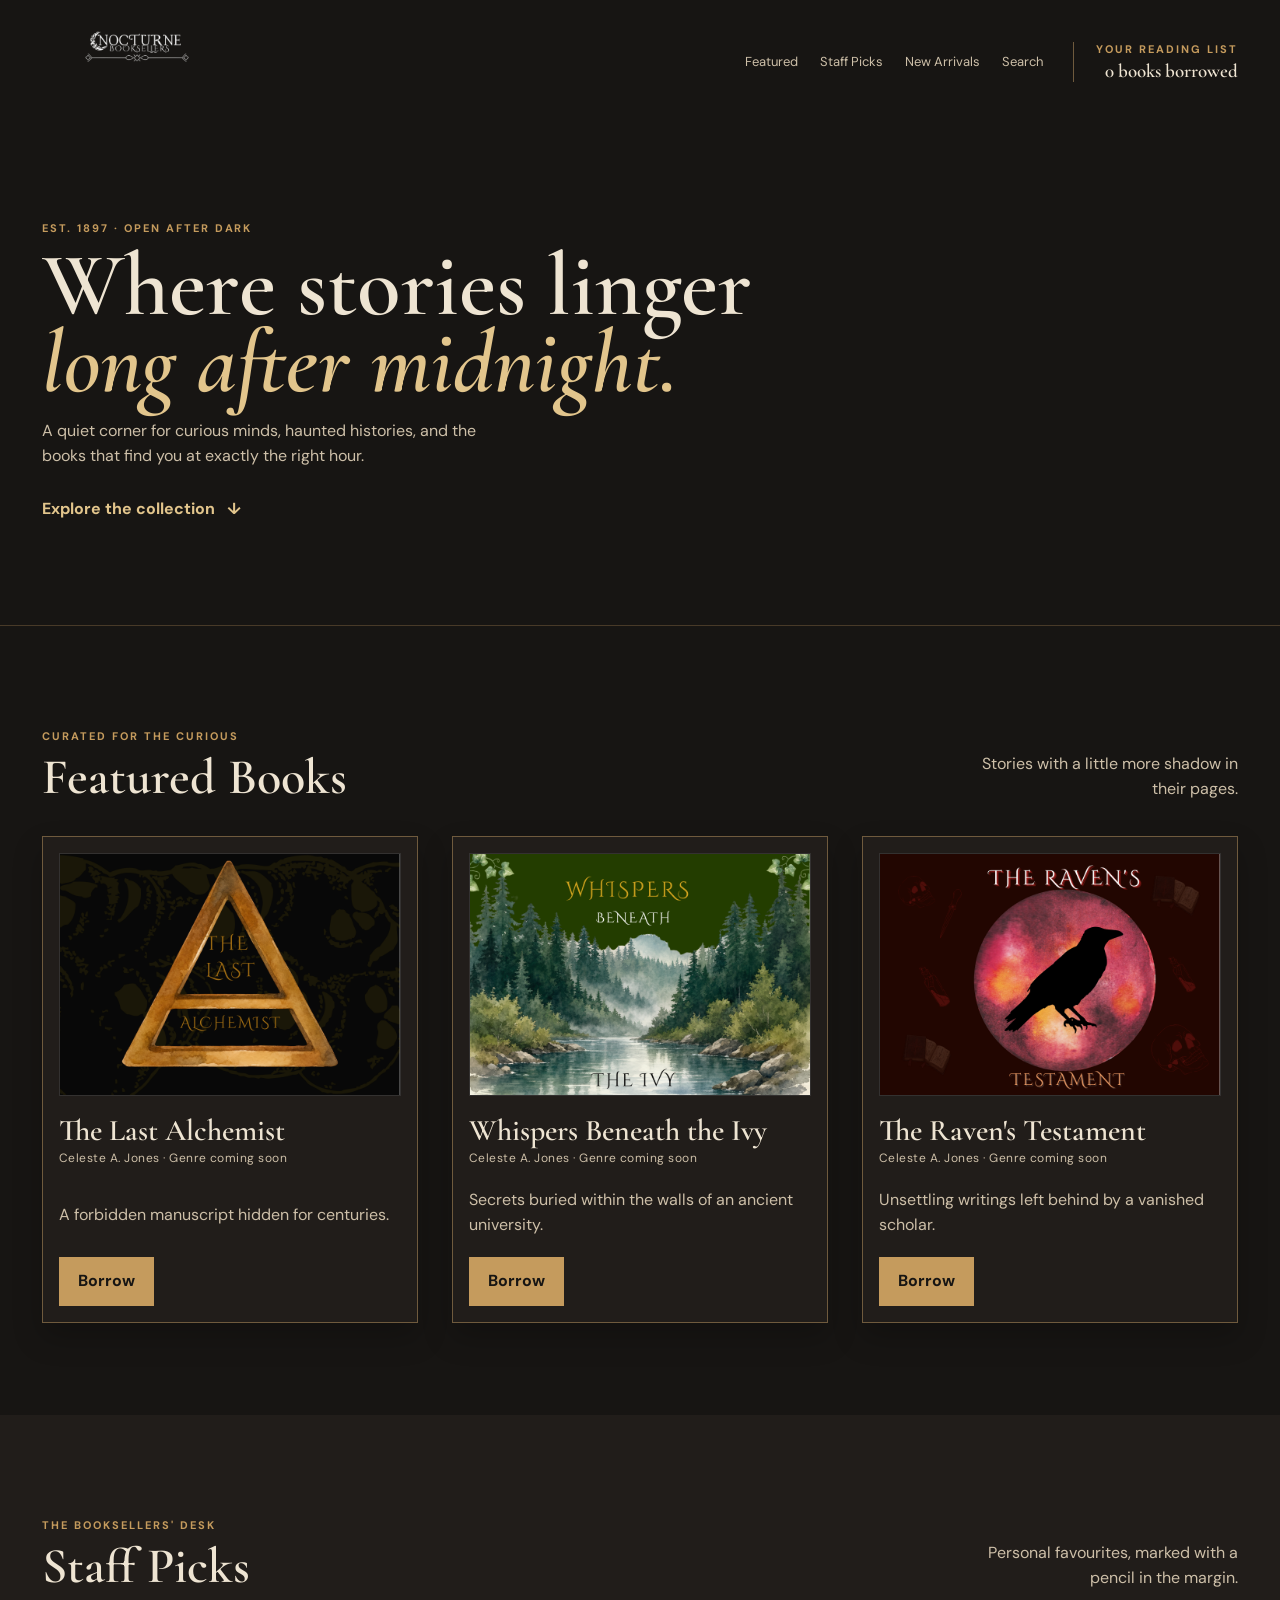
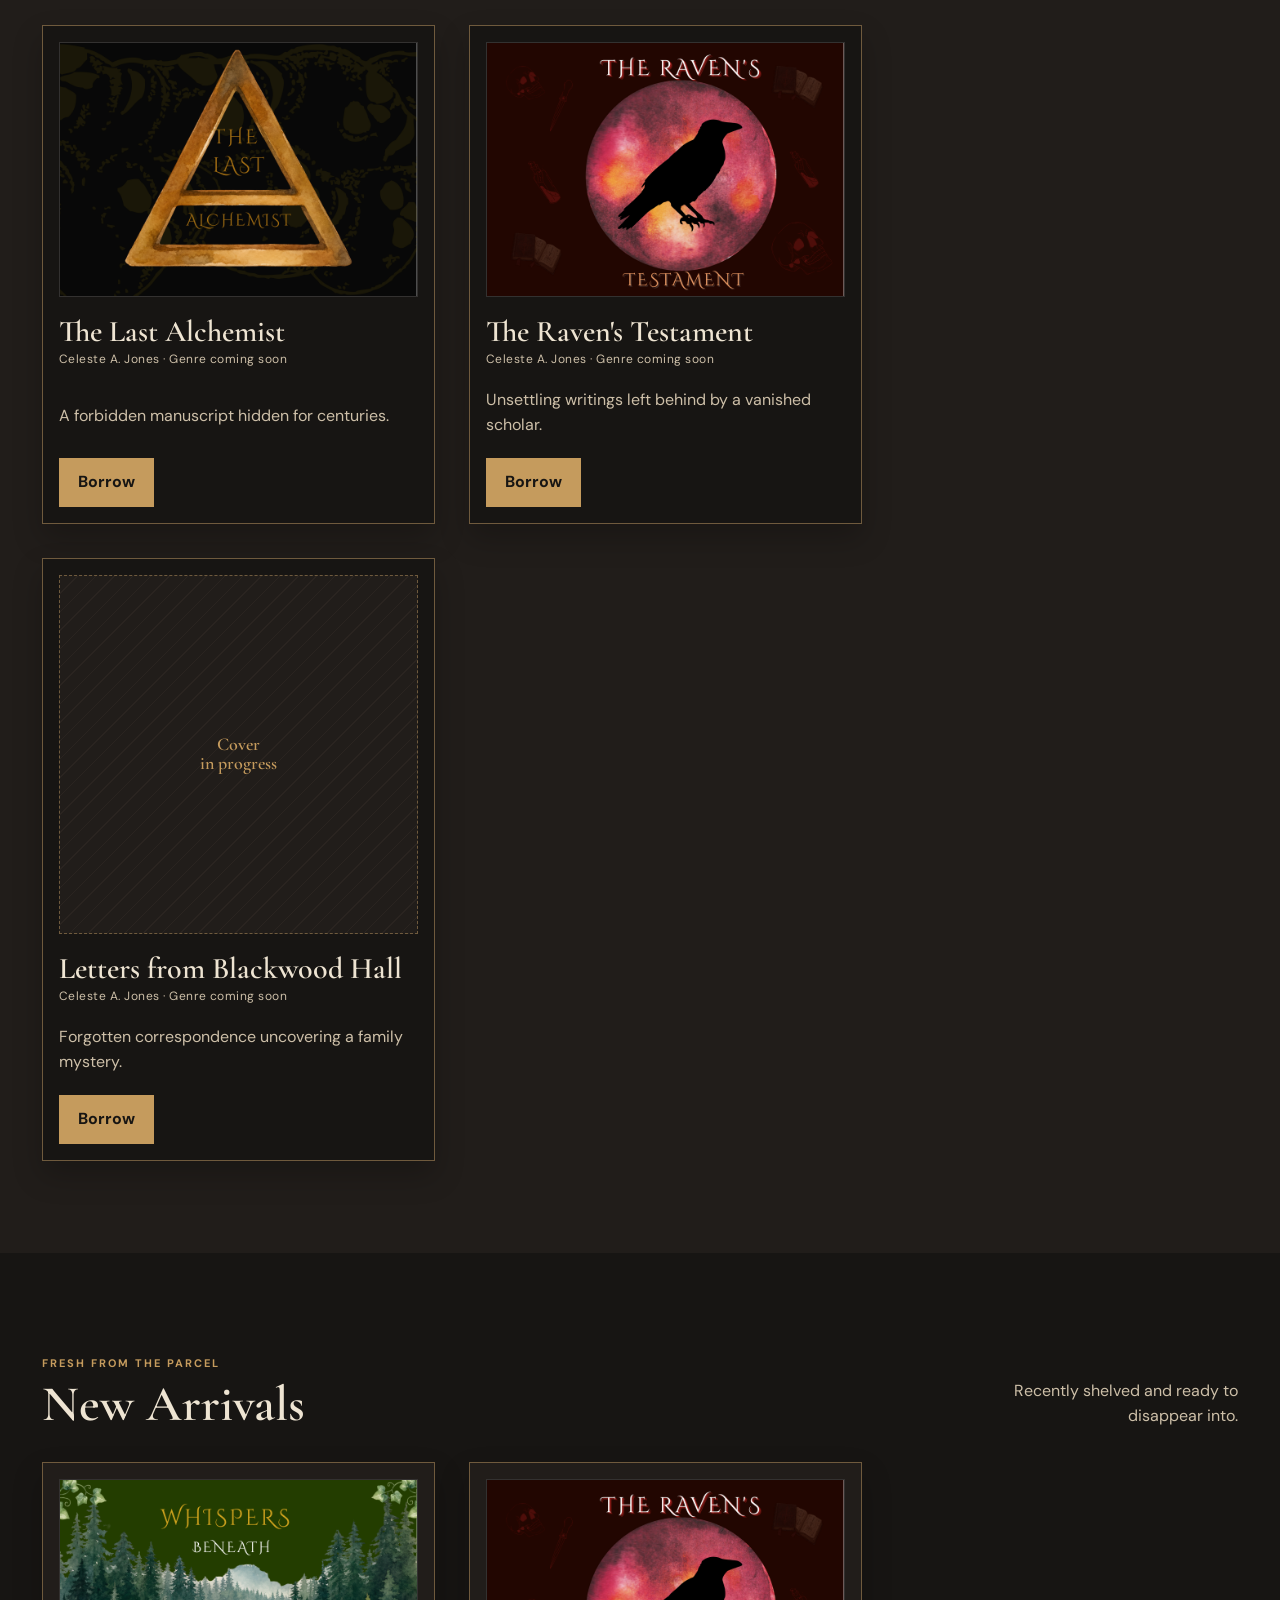
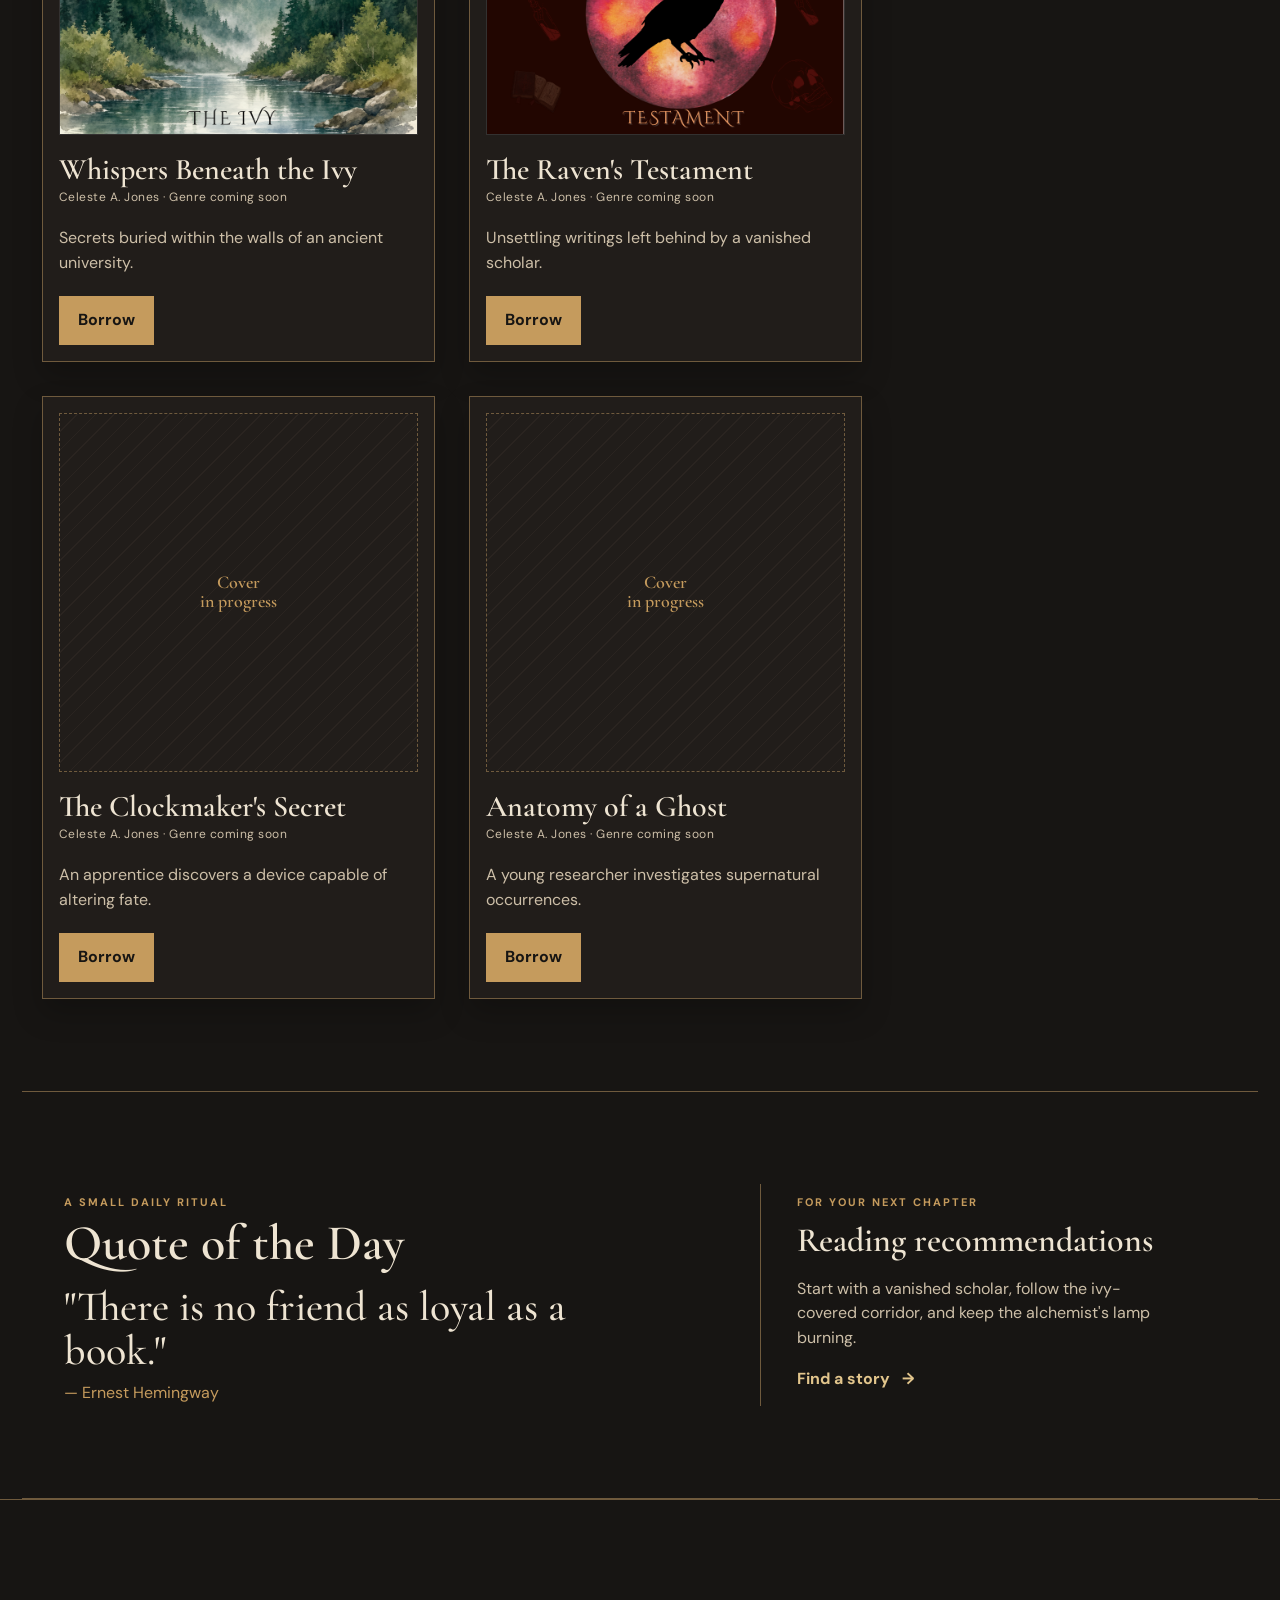
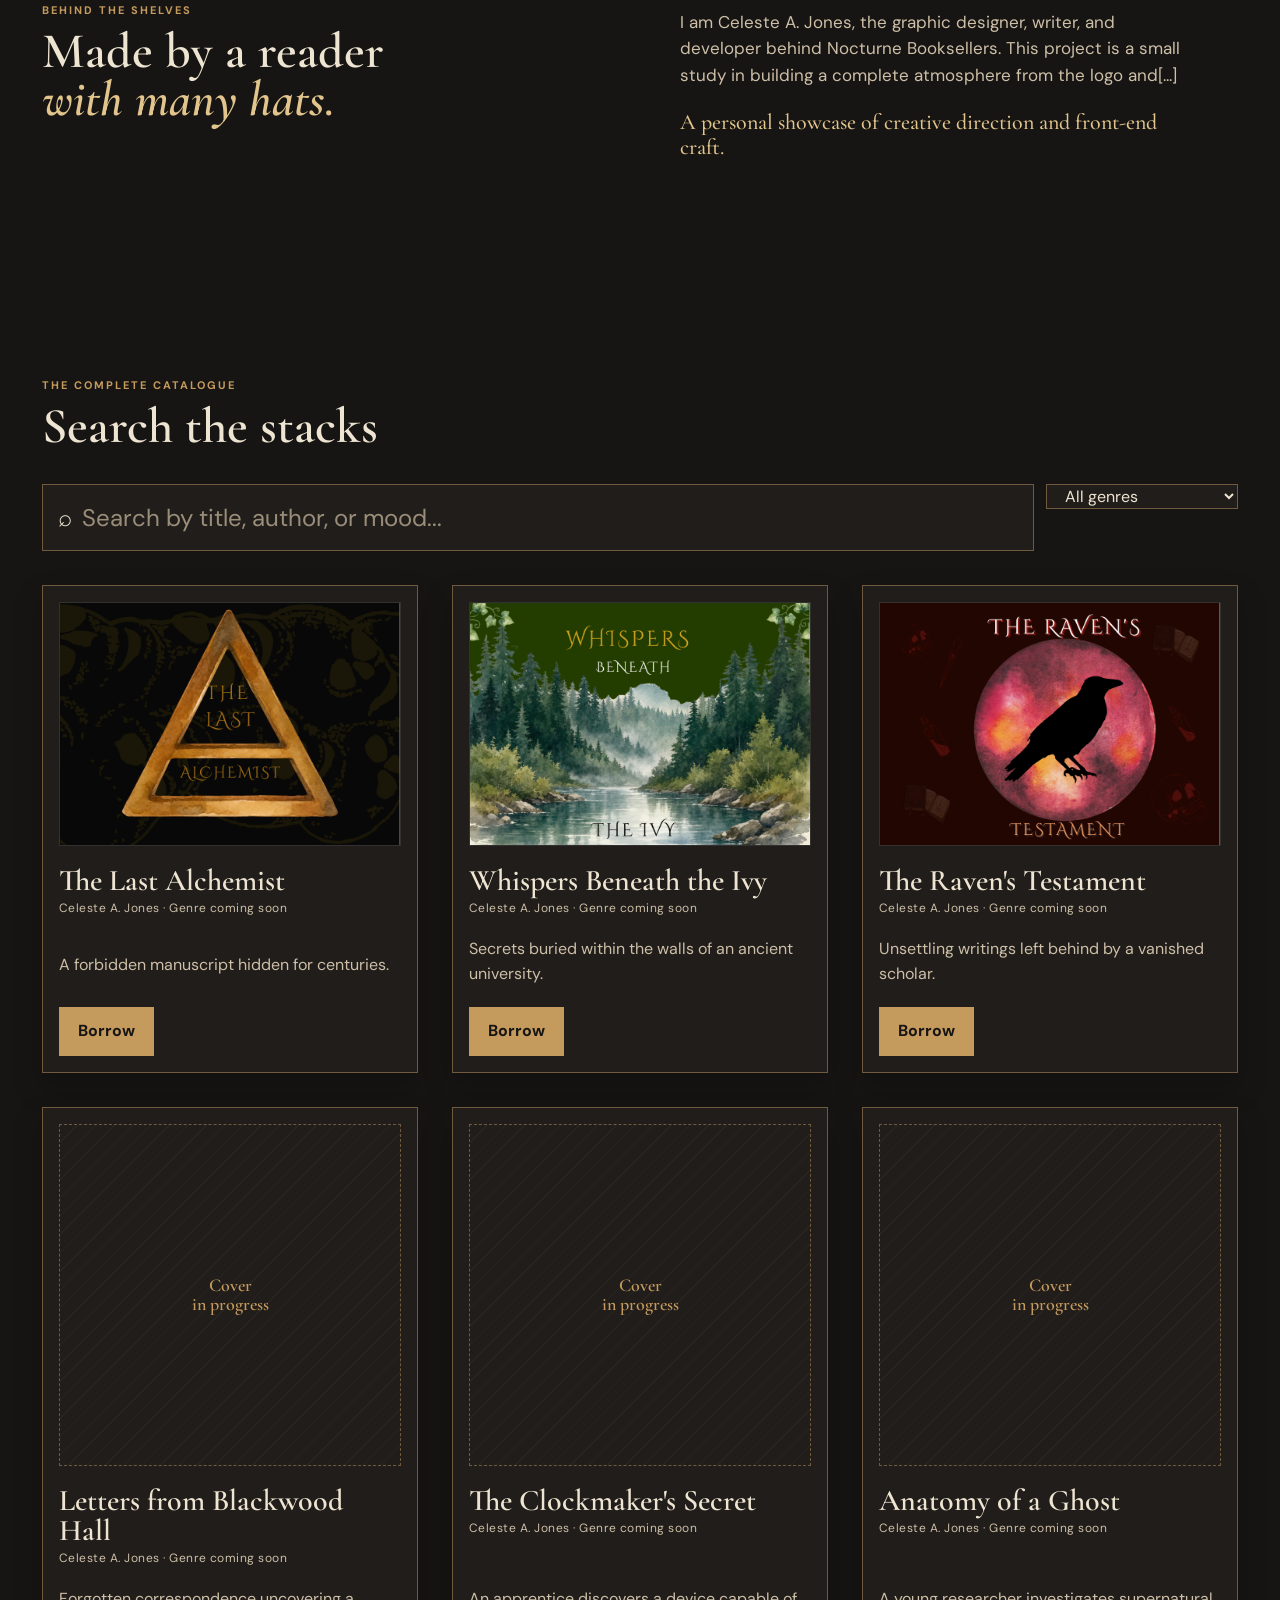
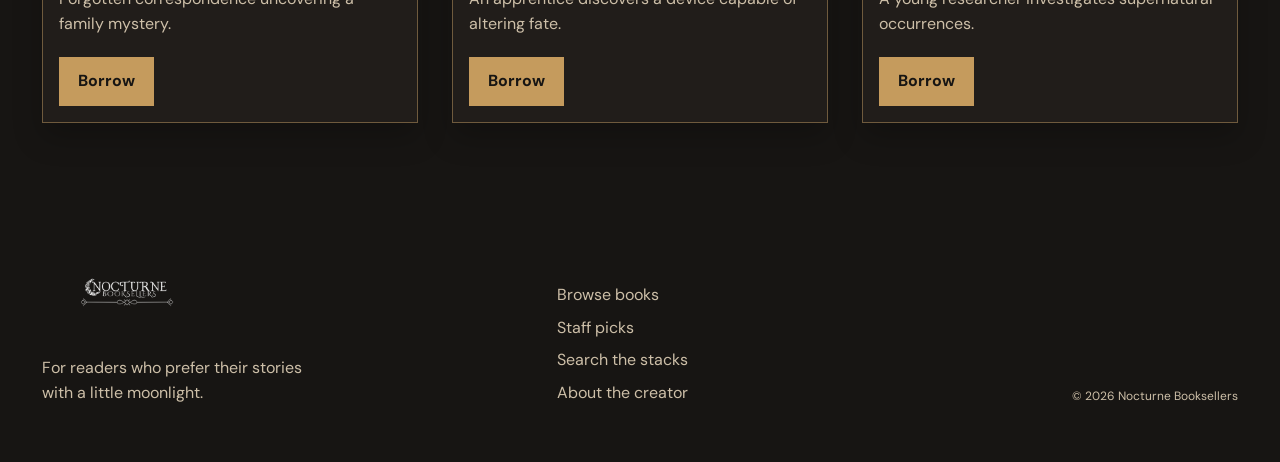
<file: index.html>
<!DOCTYPE html>
<html lang="en">
<head>
    <meta charset="UTF-8">
    <meta name="viewport" content="width=device-width, initial-scale=1.0">
    <meta http-equiv="refresh" content="0; url=TEST%20DRIVE.html">
    <title>Nocturne Booksellers</title>
</head>
<body>
    <p>Opening Nocturne Booksellers...</p>
    <script>window.location.replace("TEST DRIVE.html");</script>
</body>
</html>
</file>
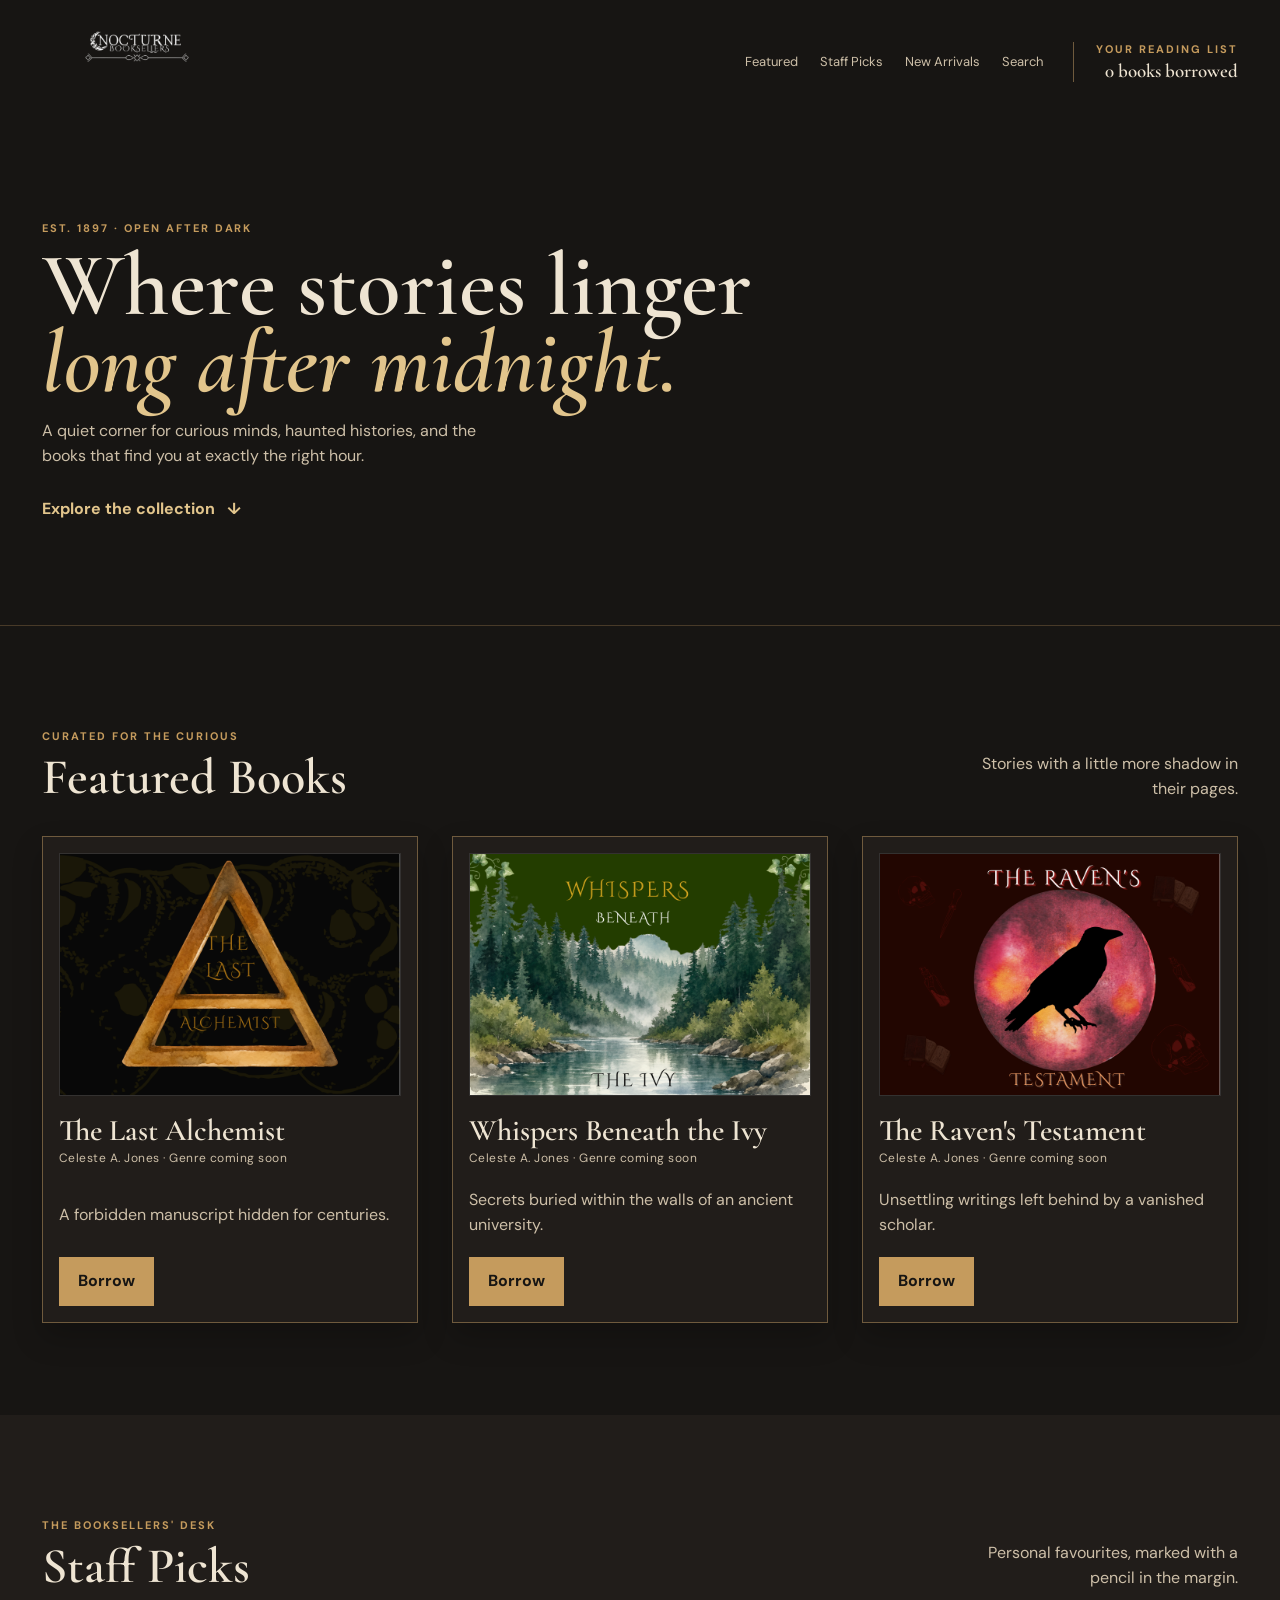
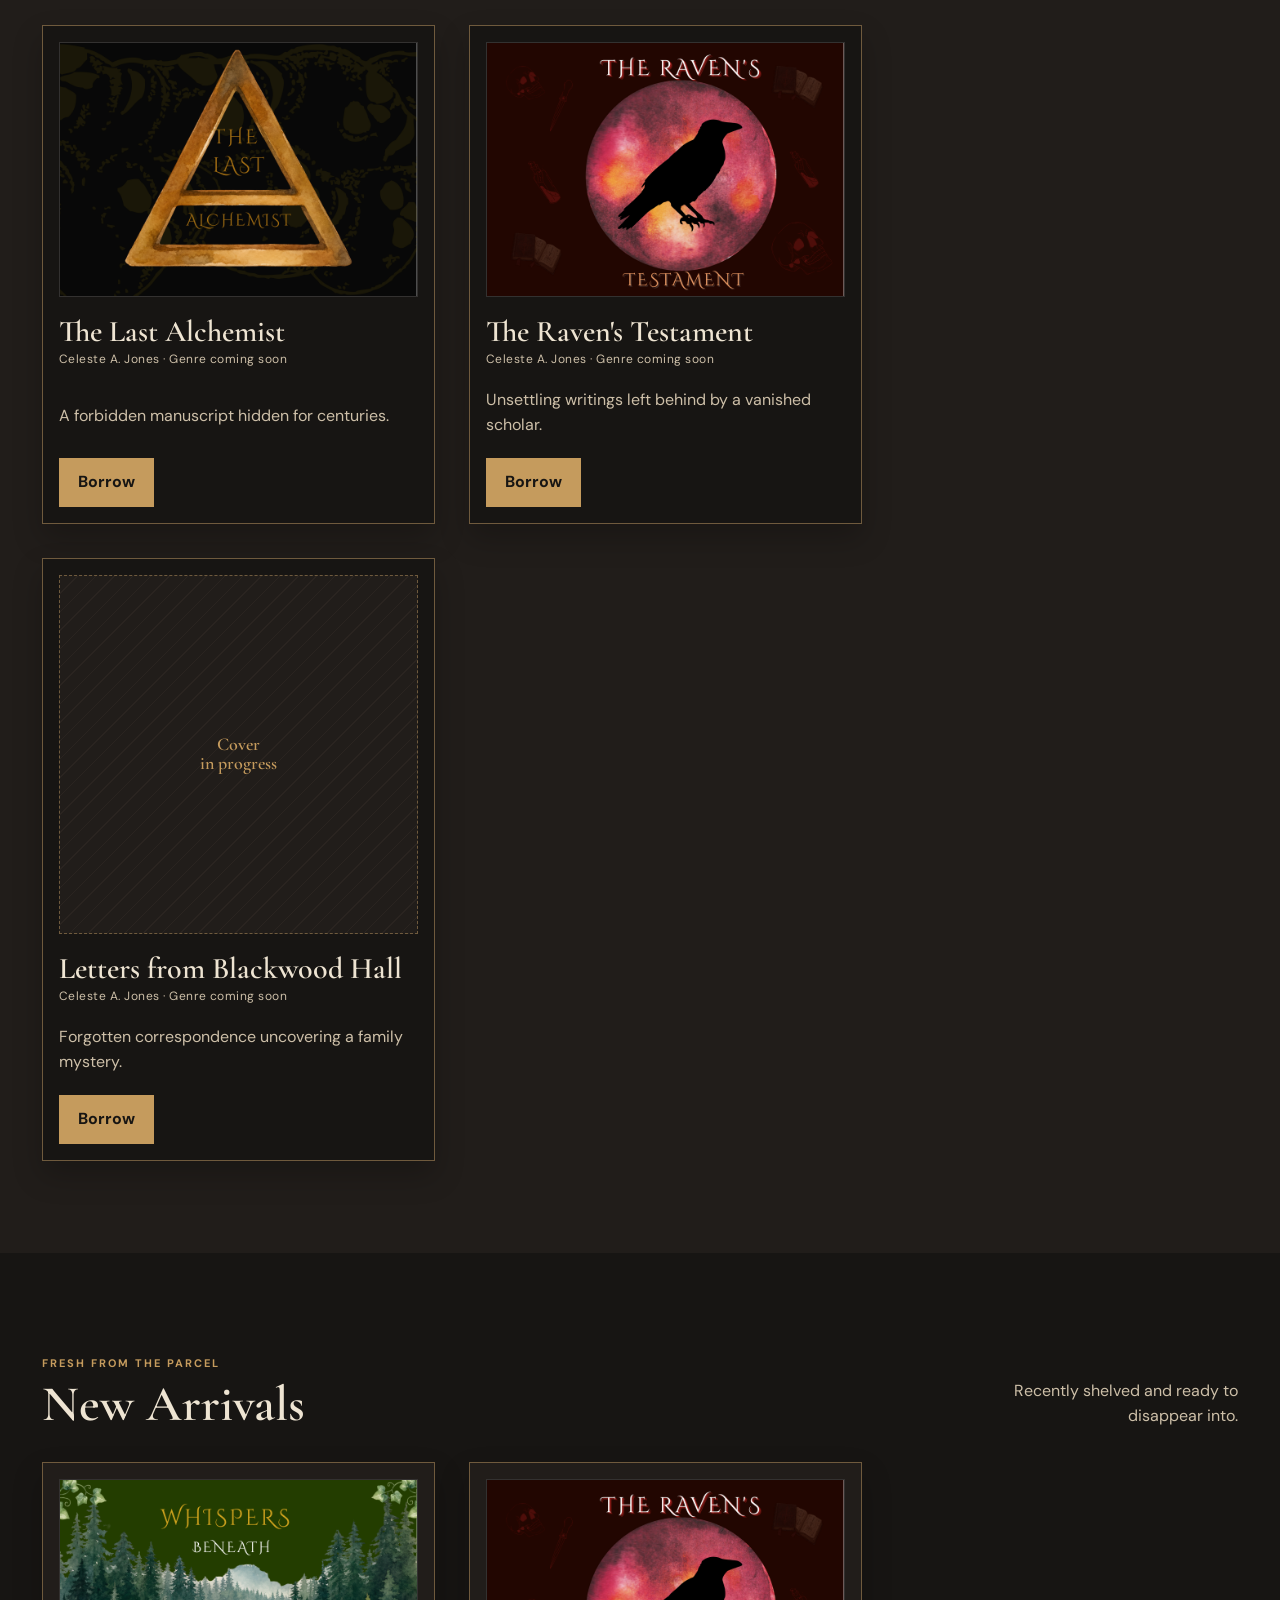
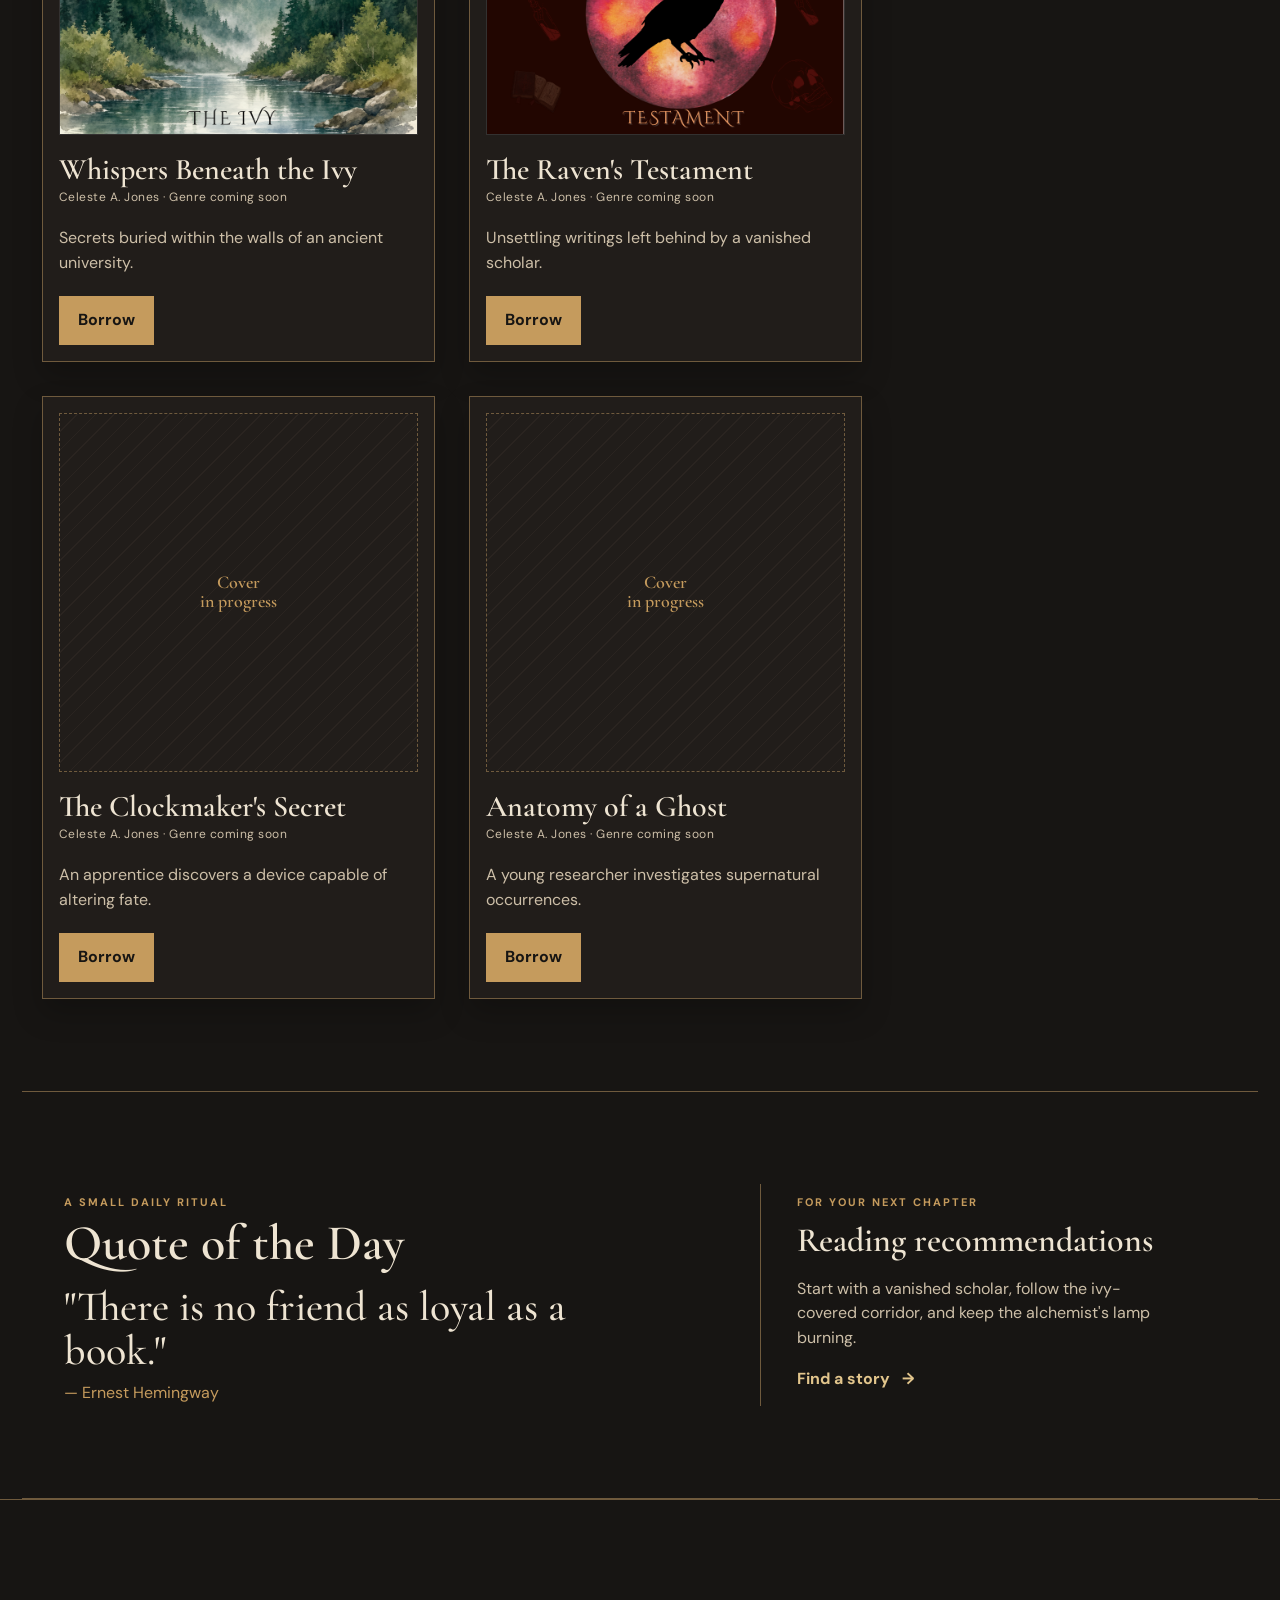
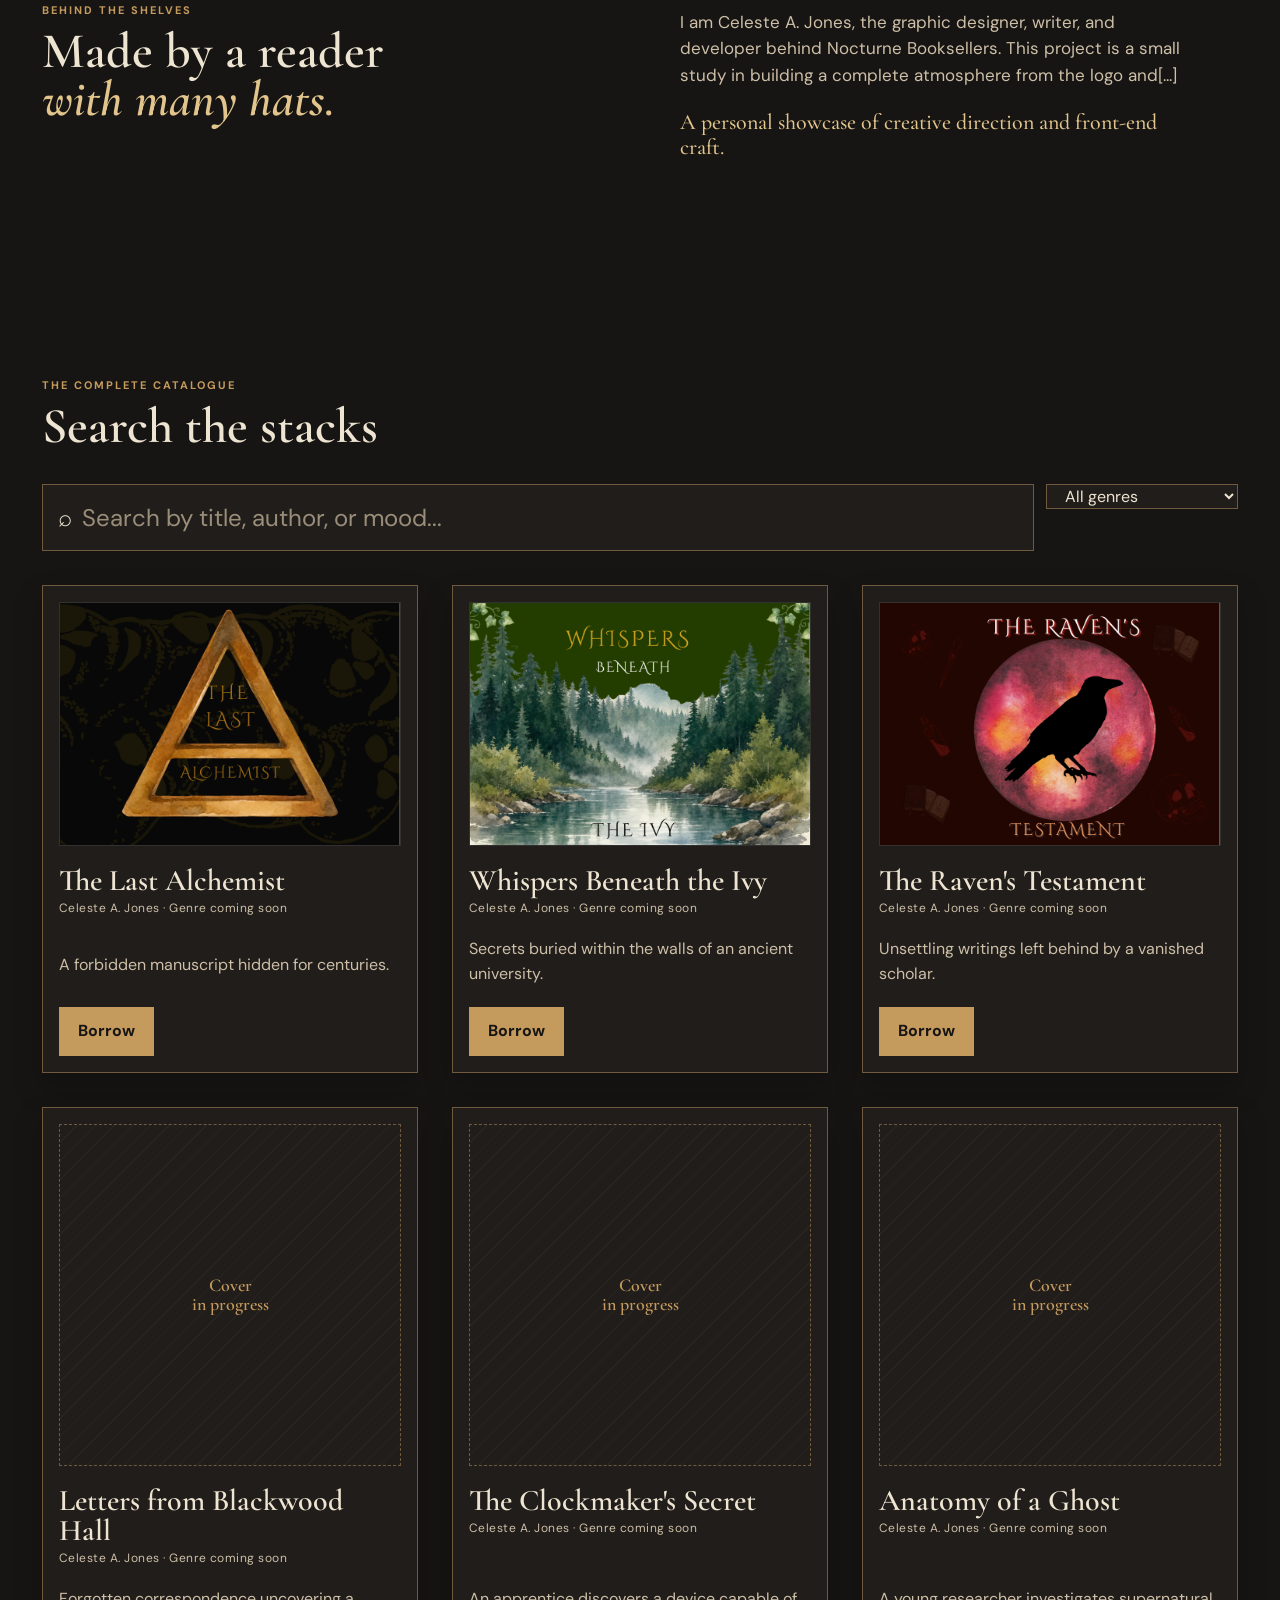
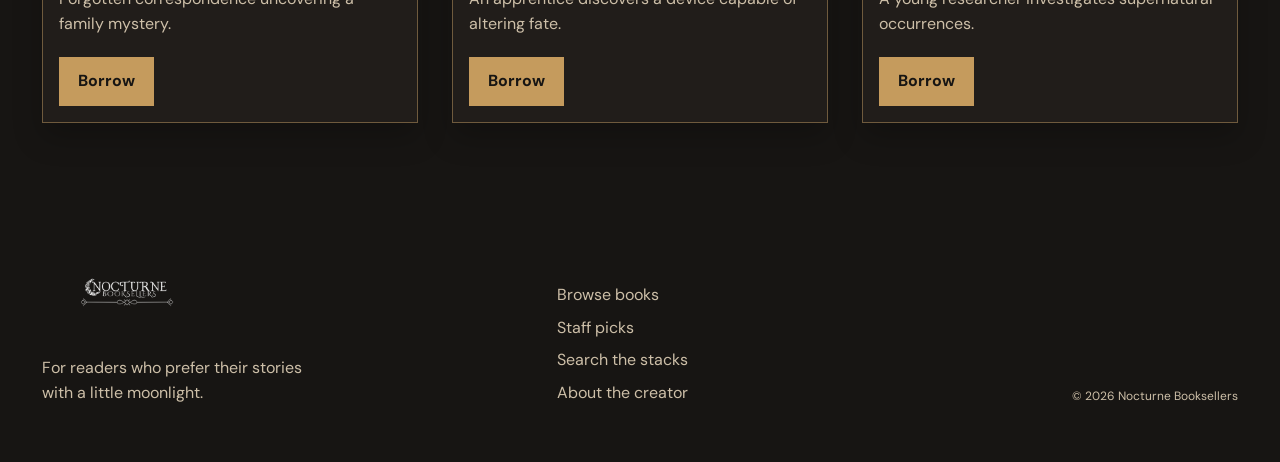
<file: TEST DRIVE.html>
<!DOCTYPE html>
<html lang="en">
<head>
    <meta charset="UTF-8">
    <meta name="viewport" content="width=device-width, initial-scale=1.0">
    <meta name="description" content="Nocturne Booksellers - a midnight collection of strange and beautiful stories.">
    <title>Nocturne Booksellers</title>
    <link rel="icon" type="image/png" href="images/logo.png.png">
    <link rel="stylesheet" href="style.css">
</head>
<body>
    <div class="page-loader" aria-hidden="true">
        <span class="loader-mark">✦</span>
        <span>Opening the stacks</span>
    </div>

    <header class="site-header">
        <div class="header-top">
            <a class="brand" href="#top" aria-label="Nocturne Booksellers home">
                <img src="images/logo.png.png" alt="Nocturne Booksellers Logo">
            </a>
            <nav class="site-nav" aria-label="Main navigation">
                <a href="#featured">Featured</a>
                <a href="#staff-picks">Staff Picks</a>
                <a href="#new-arrivals">New Arrivals</a>
                <a href="#search">Search</a>
            </nav>
            <div class="borrow-status" aria-live="polite">
                <span class="status-label">Your reading list</span>
                <strong id="borrow-count">0 books borrowed</strong>
            </div>
        </div>
        <div class="hero" id="top">
            <p class="eyebrow">Est. 1897 · Open after dark</p>
            <h1>Where stories linger<br><em>long after midnight.</em></h1>
            <p class="hero-copy">A quiet corner for curious minds, haunted histories, and the books that find you at exactly the right hour.</p>
            <a class="text-link" href="#featured">Explore the collection <span aria-hidden="true">↓</span></a>
        </div>
    </header>

    <main>
        <section class="collection-section" id="featured">
            <div class="section-heading">
                <div>
                    <p class="eyebrow">Curated for the curious</p>
                    <h2>Featured Books</h2>
                </div>
                <p class="section-note">Stories with a little more shadow in their pages.</p>
            </div>
            <div class="book-container" id="featured-books"></div>
        </section>

        <section class="collection-section alternate" id="staff-picks">
            <div class="section-heading">
                <div>
                    <p class="eyebrow">The booksellers' desk</p>
                    <h2>Staff Picks</h2>
                </div>
                <p class="section-note">Personal favourites, marked with a pencil in the margin.</p>
            </div>
            <div class="book-container compact" id="staff-books"></div>
        </section>

        <section class="collection-section" id="new-arrivals">
            <div class="section-heading">
                <div>
                    <p class="eyebrow">Fresh from the parcel</p>
                    <h2>New Arrivals</h2>
                </div>
                <p class="section-note">Recently shelved and ready to disappear into.</p>
            </div>
            <div class="book-container compact" id="new-books"></div>
        </section>

        <section class="discovery-panel" aria-labelledby="discovery-title">
            <div>
                <p class="eyebrow">A small daily ritual</p>
                <h2 id="discovery-title">Quote of the Day</h2>
                <blockquote>"There is no friend as loyal as a book."</blockquote>
                <cite>— Ernest Hemingway</cite>
            </div>
            <div class="recommendation">
                <p class="eyebrow">For your next chapter</p>
                <h3>Reading recommendations</h3>
                <p>Start with a vanished scholar, follow the ivy-covered corridor, and keep the alchemist's lamp burning.</p>
                <a class="text-link" href="#featured">Find a story <span aria-hidden="true">→</span></a>
            </div>
        </section>

        <section class="about-section" id="about" aria-labelledby="about-title">
            <div>
                <p class="eyebrow">Behind the shelves</p>
                <h2 id="about-title">Made by a reader<br><em>with many hats.</em></h2>
            </div>
            <div>
                <p>I am Celeste A. Jones, the graphic designer, writer, and developer behind Nocturne Booksellers. This project is a small study in building a complete atmosphere from the logo and[...]
                <p class="about-note">A personal showcase of creative direction and front-end craft.</p>
            </div>
        </section>

        <section class="search-section" id="search">
            <div class="section-heading">
                <div>
                    <p class="eyebrow">The complete catalogue</p>
                    <h2>Search the stacks</h2>
                </div>
            </div>
            <div class="catalogue-tools">
                <label class="search-field">
                    <span aria-hidden="true">⌕</span>
                    <span class="sr-only">Search books</span>
                    <input id="search-input" type="search" placeholder="Search by title, author, or mood...">
                </label>
                <label class="filter-field">
                    <span class="sr-only">Filter by genre</span>
                    <select id="genre-filter">
                        <option value="all">All genres</option>
                    </select>
                </label>
            </div>
            <div class="book-container" id="search-results"></div>
            <p class="empty-state" id="empty-state" hidden>No books found in these stacks. Try another search.</p>
        </section>
    </main>

    <div class="modal-backdrop" id="book-modal" hidden>
        <div class="book-modal" role="dialog" aria-modal="true" aria-labelledby="modal-title">
            <button class="modal-close" type="button" aria-label="Close book details">×</button>
            <div class="modal-content" id="modal-content"></div>
        </div>
    </div>

    <footer class="site-footer">
        <div>
            <img src="images/logo.png.png" alt="Nocturne Booksellers">
            <p>For readers who prefer their stories<br>with a little moonlight.</p>
        </div>
        <div class="footer-links">
            <a href="#featured">Browse books</a>
            <a href="#staff-picks">Staff picks</a>
            <a href="#search">Search the stacks</a>
            <a href="#about">About the creator</a>
        </div>
        <p class="copyright">© 2026 Nocturne Booksellers</p>
    </footer>
    <script src="script.js"></script>
</body>
</html>
</file>
<file: style.css>
@import url('https://fonts.googleapis.com/css2?family=Cormorant+Garamond:wght@400;500;600;700&family=DM+Sans:wght@400;500;700&display=swap');

:root {
    --ink: #171513;
    --paper: #eee4d2;
    --paper-muted: #cdbfa8;
    --panel: #211d1a;
    --panel-light: #2a2420;
    --line: #6f5a3d;
    --gold: #c59b5d;
    --gold-light: #e2c58c;
    --serif: 'Cormorant Garamond', Georgia, serif;
    --sans: 'DM Sans', sans-serif;
}

* { box-sizing: border-box; }
html { scroll-behavior: smooth; }
body {
    margin: 0;
    background: var(--ink);
    color: var(--paper);
    font-family: var(--sans);
    line-height: 1.55;
}
a { color: inherit; text-decoration: none; }
button, input, select { font: inherit; }
.sr-only { position: absolute; width: 1px; height: 1px; padding: 0; margin: -1px; overflow: hidden; clip: rect(0, 0, 0, 0); white-space: nowrap; border: 0; }

.page-loader {
    position: fixed; inset: 0; z-index: 20; display: grid; place-content: center; gap: 10px;
    background: var(--ink); color: var(--gold-light); font: 600 14px var(--sans); letter-spacing: .12em; text-transform: uppercase;
    animation: dismiss-loader .9s ease 1.1s forwards; pointer-events: none;
}
.loader-mark { display: block; text-align: center; font-size: 28px; animation: pulse 1s ease-in-out infinite; }
@keyframes dismiss-loader { to { opacity: 0; visibility: hidden; } }
@keyframes pulse { 50% { transform: scale(1.35) rotate(45deg); opacity: .45; } }

.site-header { border-bottom: 1px solid rgba(197,155,93,.28); }
.header-top, .hero, main, .site-footer { max-width: 1440px; margin: 0 auto; }
.header-top { display: flex; align-items: center; justify-content: space-between; padding: 24px 42px; }
.brand img { display: block; width: 190px; height: 76px; object-fit: cover; object-position: center; filter: brightness(0) invert(1); }
.site-nav { display: flex; gap: 22px; margin-left: auto; margin-right: 30px; color: var(--paper-muted); font-size: 13px; }
.site-nav a { transition: color .2s ease; }
.site-nav a:hover { color: var(--gold-light); }
.borrow-status { border-left: 1px solid var(--line); padding-left: 22px; text-align: right; }
.status-label, .eyebrow { display: block; color: var(--gold); font: 700 11px var(--sans); letter-spacing: .18em; text-transform: uppercase; }
.borrow-status strong { display: block; margin-top: 3px; font: 600 19px var(--serif); }
.hero { padding: 86px 42px 104px; }
.hero h1 { max-width: 760px; margin: 12px 0 18px; font: 600 clamp(52px, 7vw, 100px)/.86 var(--serif); letter-spacing: 0; }
.hero h1 em { color: var(--gold-light); font-style: italic; }
.hero-copy { max-width: 470px; margin: 0 0 28px; color: var(--paper-muted); font-size: 16px; }
.text-link { display: inline-flex; gap: 12px; align-items: center; color: var(--gold-light); font-weight: 700; }
.text-link span { transition: transform .2s ease; }
.text-link:hover span { transform: translateY(3px); }

.collection-section, .search-section { padding: 92px 42px; }
.alternate { background: var(--panel); max-width: none; padding-left: max(42px, calc((100% - 1236px) / 2)); padding-right: max(42px, calc((100% - 1236px) / 2)); }
.section-heading { display: flex; align-items: end; justify-content: space-between; gap: 30px; max-width: 1236px; margin: 0 auto 34px; }
h2 { margin: 5px 0 0; font: 600 50px/.95 var(--serif); }
.section-note { max-width: 260px; margin: 0; color: var(--paper-muted); text-align: right; }
.book-container { display: grid; grid-template-columns: repeat(3, minmax(0, 1fr)); gap: 34px; max-width: 1360px; margin: 0 auto; }
.book-container.compact { grid-template-columns: repeat(2, minmax(0, 1fr)); max-width: 820px; margin-left: 0; }
.book-card { display: flex; flex-direction: column; min-width: 0; padding: 16px; border: 1px solid var(--line); background: var(--panel); box-shadow: 0 14px 28px rgba(0,0,0,.22); transition: transform .3s ease, border-color .3s ease, box-shadow .3s ease; animation: rise-in .6s both; }
.alternate .book-card { background: var(--ink); }
.book-card:hover { transform: translateY(-8px); border-color: var(--gold); box-shadow: 0 20px 38px rgba(0,0,0,.4); }
.book-card img { display: block; width: 100%; height: auto; object-fit: contain; background: #171513; border: 1px solid rgba(255,255,255,.12); }
.cover-placeholder { display: grid; place-items: center; width: 100%; aspect-ratio: 1 / 1; border: 1px dashed var(--line); background: repeating-linear-gradient(135deg, var(--panel), var(--panel) 12px, var(--panel-light) 12px, var(--panel-light) 13px); color: var(--gold); text-align: center; font: 600 18px/1.05 var(--serif); }
.book-card h3 { margin: 20px 0 3px; font: 600 30px/1 var(--serif); }
.book-meta { margin: 0 0 12px; color: var(--gold-light); font-size: 12px; letter-spacing: .04em; }
.book-card p { flex: 1; margin: 0 0 20px; color: var(--paper-muted); }
.borrow-button { align-self: flex-start; padding: 11px 18px; border: 1px solid var(--gold); background: var(--gold); color: var(--ink); cursor: pointer; font-weight: 700; transition: background .2s ease, color .2s ease, transform .2s ease; }
.borrow-button:hover { background: transparent; color: var(--gold-light); transform: translateY(-2px); }
.borrow-button.borrowed { border-color: #8eaa83; background: #8eaa83; color: var(--ink); cursor: default; }
@keyframes rise-in { from { opacity: 0; transform: translateY(16px); } to { opacity: 1; transform: translateY(0); } }

.discovery-panel { display: grid; grid-template-columns: 1.15fr .85fr; gap: 80px; max-width: 1236px; margin: 0 auto; padding: 92px 42px; border-top: 1px solid var(--line); border-bottom: 1px solid var(--line); }
blockquote { max-width: 600px; margin: 18px 0 8px; font: 500 42px/1.05 var(--serif); }
cite { color: var(--gold); font-style: normal; }
.recommendation { padding-left: 36px; border-left: 1px solid var(--line); }
.recommendation h3 { margin: 8px 0; font: 600 34px var(--serif); }
.recommendation p:not(.eyebrow) { max-width: 360px; color: var(--paper-muted); }
.about-section { display: grid; grid-template-columns: 1fr 1fr; gap: 80px; padding: 92px 42px; border-top: 1px solid var(--line); }
.about-section h2 em { color: var(--gold-light); font-style: italic; }
.about-section > div:last-child { max-width: 520px; color: var(--paper-muted); font-size: 17px; }
.about-note { color: var(--gold-light); font: 500 22px/1.15 var(--serif); }
.catalogue-tools { display: flex; gap: 12px; max-width: 1236px; margin: 0 auto 34px; }
.search-field, .filter-field select { display: flex; align-items: center; border: 1px solid var(--line); background: var(--panel); color: var(--paper); }
.search-field { flex: 1; gap: 10px; padding: 0 15px; font-size: 24px; }
.search-field input { width: 100%; padding: 14px 0; border: 0; outline: 0; background: transparent; color: var(--paper); }
.search-field input::placeholder { color: #9a8e7a; }
.filter-field select { min-width: 160px; padding: 0 14px; outline: 0; }
.empty-state { max-width: 1236px; margin: 20px auto; color: var(--paper-muted); }
.modal-backdrop { position: fixed; inset: 0; z-index: 10; display: grid; place-items: center; padding: 20px; background: rgba(8,7,6,.84); }
.modal-backdrop[hidden] { display: none; }
.book-modal { position: relative; width: min(720px, 100%); max-height: 90vh; overflow: auto; padding: 42px; border: 1px solid var(--gold); background: var(--panel); box-shadow: 0 25px 80px rgba(0,0,0,.6); }
.modal-close { position: absolute; top: 12px; right: 16px; border: 0; background: none; color: var(--paper-muted); font-size: 30px; cursor: pointer; }
.modal-content { display: grid; grid-template-columns: 180px 1fr; gap: 28px; }
.modal-content img { width: 180px; height: auto; object-fit: contain; background: var(--ink); }
.modal-cover { width: 180px; }
.modal-content h2 { font-size: 44px; }
.modal-content p { color: var(--paper-muted); }
.detail-label { margin: 16px 0 2px; color: var(--gold); font-size: 11px; font-weight: 700; letter-spacing: .16em; text-transform: uppercase; }

.site-footer { display: grid; grid-template-columns: 1fr 1fr auto; gap: 40px; align-items: end; padding: 56px 42px; color: var(--paper-muted); }
.site-footer img { width: 170px; height: 70px; object-fit: cover; filter: brightness(0) invert(1); }
.site-footer p { margin: 8px 0 0; }
.footer-links { display: grid; gap: 8px; }
.footer-links a:hover { color: var(--gold-light); }
.copyright { text-align: right; font-size: 12px; }

@media (max-width: 900px) {
    .header-top, .hero, .collection-section, .search-section { padding-left: 24px; padding-right: 24px; }
    .alternate { padding-left: 24px; padding-right: 24px; }
    .book-container, .book-container.compact { grid-template-columns: repeat(2, minmax(0, 1fr)); }
    .discovery-panel { grid-template-columns: 1fr; gap: 45px; padding-left: 24px; padding-right: 24px; }
    .recommendation { padding-left: 0; border-left: 0; }
    .about-section { gap: 40px; padding-left: 24px; padding-right: 24px; }
}
@media (max-width: 600px) {
    .header-top { align-items: start; padding-top: 18px; }
    .brand img { width: 145px; height: 60px; }
    .site-nav { display: none; }
    .borrow-status { padding-left: 12px; }
    .borrow-status strong { font-size: 16px; }
    .hero { padding-top: 62px; padding-bottom: 76px; }
    .hero h1 { font-size: 58px; }
    .section-heading { display: block; }
    .section-note { margin-top: 16px; text-align: left; }
    h2 { font-size: 43px; }
    .book-container, .book-container.compact { grid-template-columns: 1fr; }
    .collection-section, .search-section { padding-top: 64px; padding-bottom: 64px; }
    .catalogue-tools { display: grid; }
    .filter-field select { width: 100%; padding: 14px; }
    blockquote { font-size: 34px; }
    .modal-content { grid-template-columns: 1fr; }
    .modal-content img { width: 140px; }
    .book-modal { padding: 34px 22px 26px; }
    .site-footer { grid-template-columns: 1fr; padding: 42px 24px; }
    .copyright { text-align: left; }
    .about-section { grid-template-columns: 1fr; gap: 20px; padding-top: 64px; padding-bottom: 64px; }
}
</file>
